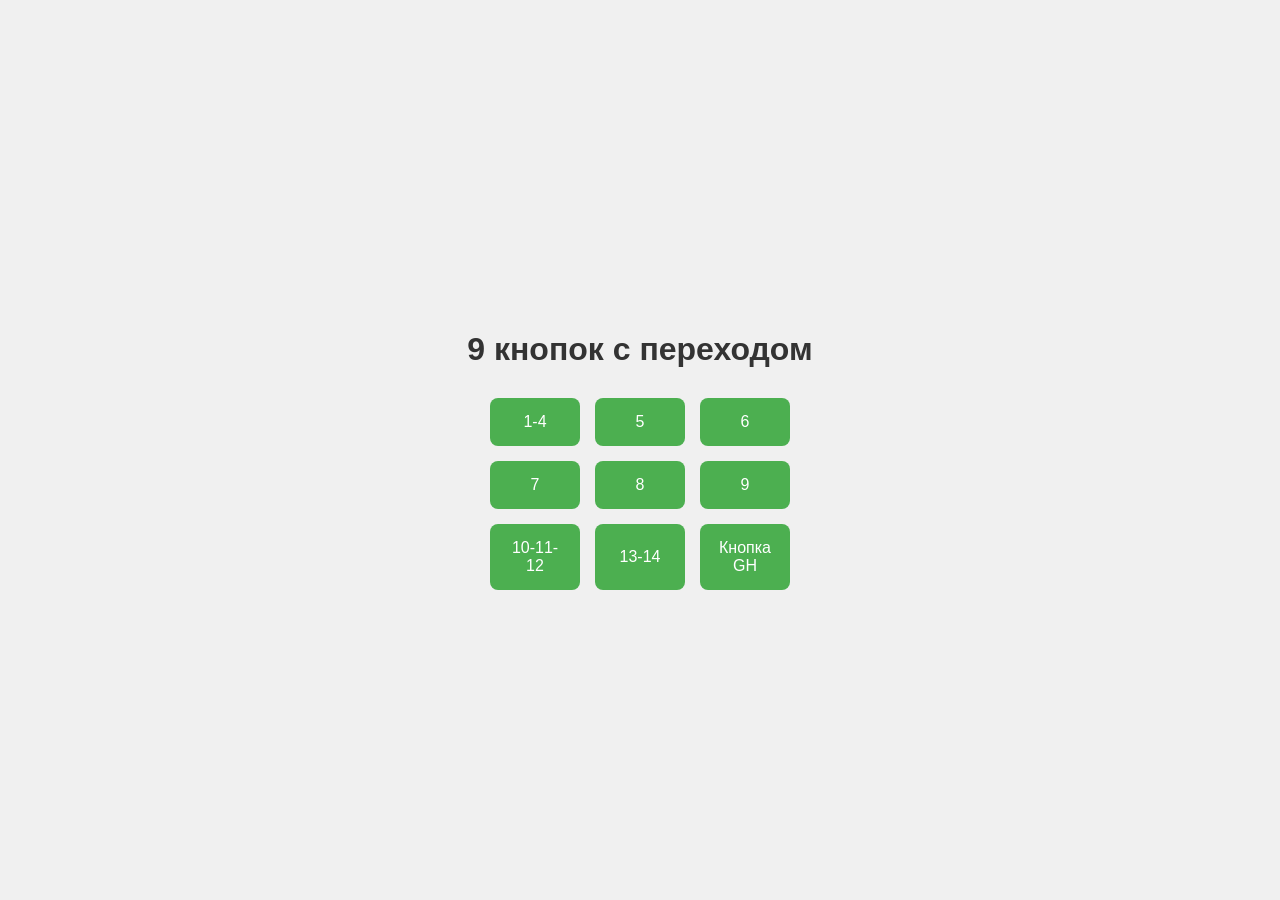
<file: index.html>
<!DOCTYPE html>
<html lang="ru">
<head>
    <meta charset="UTF-8">
    <meta name="viewport" content="width=device-width, initial-scale=1.0">
    <title>9 кнопок с переходом</title>
    <style>
        body {
            font-family: Arial, sans-serif;
            display: flex;
            flex-direction: column;
            align-items: center;
            justify-content: center;
            height: 100vh;
            margin: 0;
            background-color: #f0f0f0;
        }
        
        h1 {
            margin-bottom: 30px;
            color: #333;
        }
        
        .button-container {
            display: grid;
            grid-template-columns: repeat(3, 1fr);
            gap: 15px;
            width: 300px;
        }
        
        button {
            padding: 15px;
            font-size: 16px;
            border: none;
            border-radius: 8px;
            background-color: #4CAF50;
            color: white;
            cursor: pointer;
            transition: background-color 0.3s;
        }
        
        button:hover {
            background-color: #45a049;
        }
    </style>
</head>
<body>
    <h1>9 кнопок с переходом</h1>
    
    <div class="button-container">
        <button onclick="redirectToPage1()">1-4</button>
        <button onclick="redirectToPage5()">5</button>
        <button onclick="redirectToPage6()">6</button>
        <button onclick="redirectToPage7()">7</button>
        <button onclick="redirectToPage8()">8</button>
        <button onclick="redirectToPage9()">9</button>
        <button onclick="redirectToPage10()">10-11-12</button>
        <button onclick="redirectToPage13()">13-14</button>
        <button onclick="redirectToPage()">Кнопка GH</button>
    </div>
    
    <script>
        function redirectToPage1() {
            window.location.href = '1-3/1-3.html';
        }

        function redirectToPage5() {
            window.location.href = 'ЛР 5/LR5.html';
        }

        function redirectToPage6() {
            window.location.href = 'ЛР 6/лр5.html';
        }

        function redirectToPage7() {
            window.location.href = 'ЛР 7/лр65.html';
        }

        function redirectToPage8() {    
            window.location.href = '8/2.html';
        }

        function redirectToPage9() {
            window.location.href = '9/1.html';
        }

        function redirectToPage10() {
            window.location.href = '10-11-12/zad5.html';
        }


        function redirectToPage13() {
            window.location.href = 'ЛР 15/1.html';
        }


         function redirectToPage() {
            window.location.href = 'https://github.com/Timoha768';
        }

    </script>
</body>
</html>
</file>
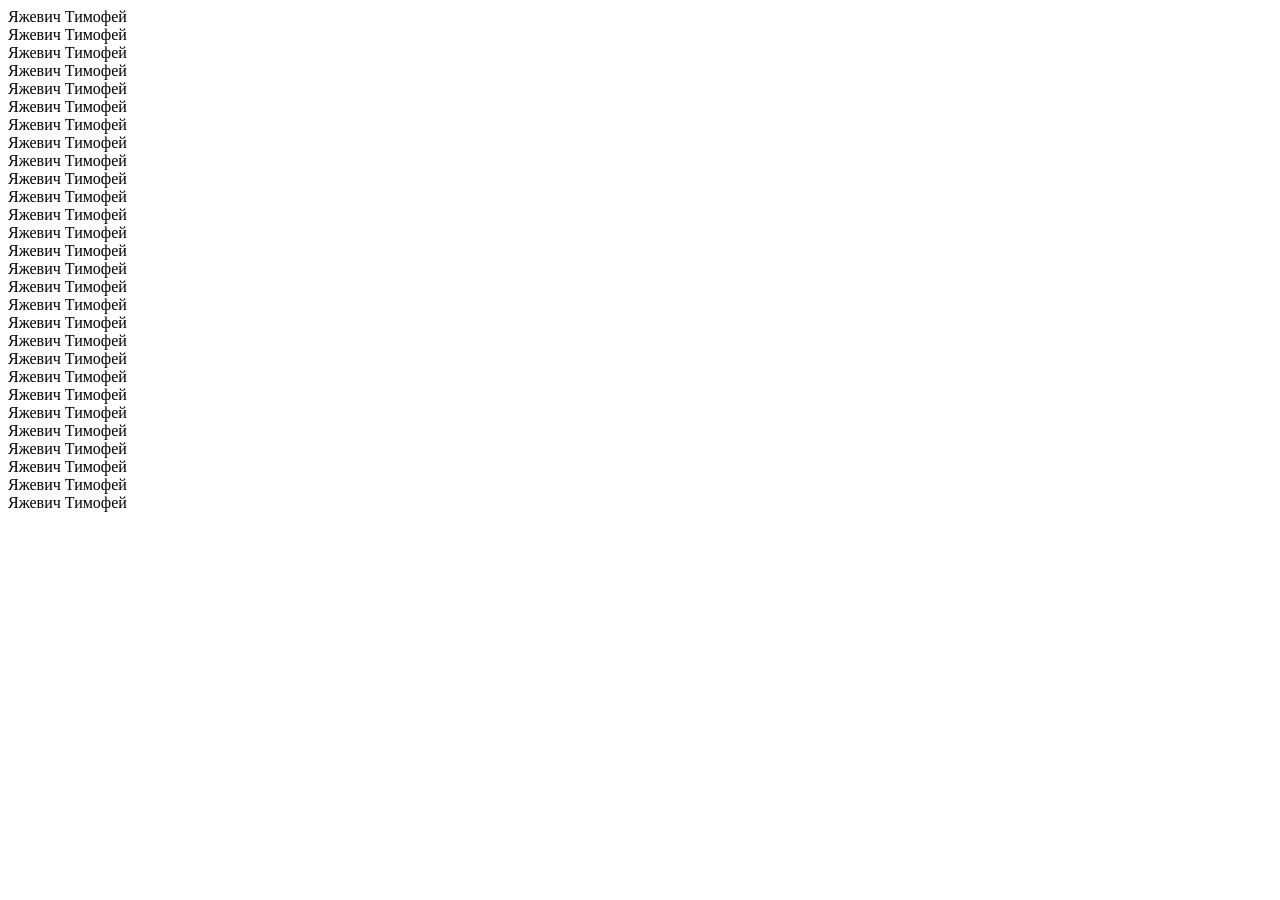
<file: 10-11-12/zad2.html>
<!DOCTYPE html>
<html>
<body>
    <script>
        const n = 23; // номер варианта
        const repetitions = n + 5;
        let i = 0;
        
        do {
            document.write("Яжевич Тимофей<br>");
            i++;
        } while (i < repetitions);
    </script>
</body>
</html>
</file>
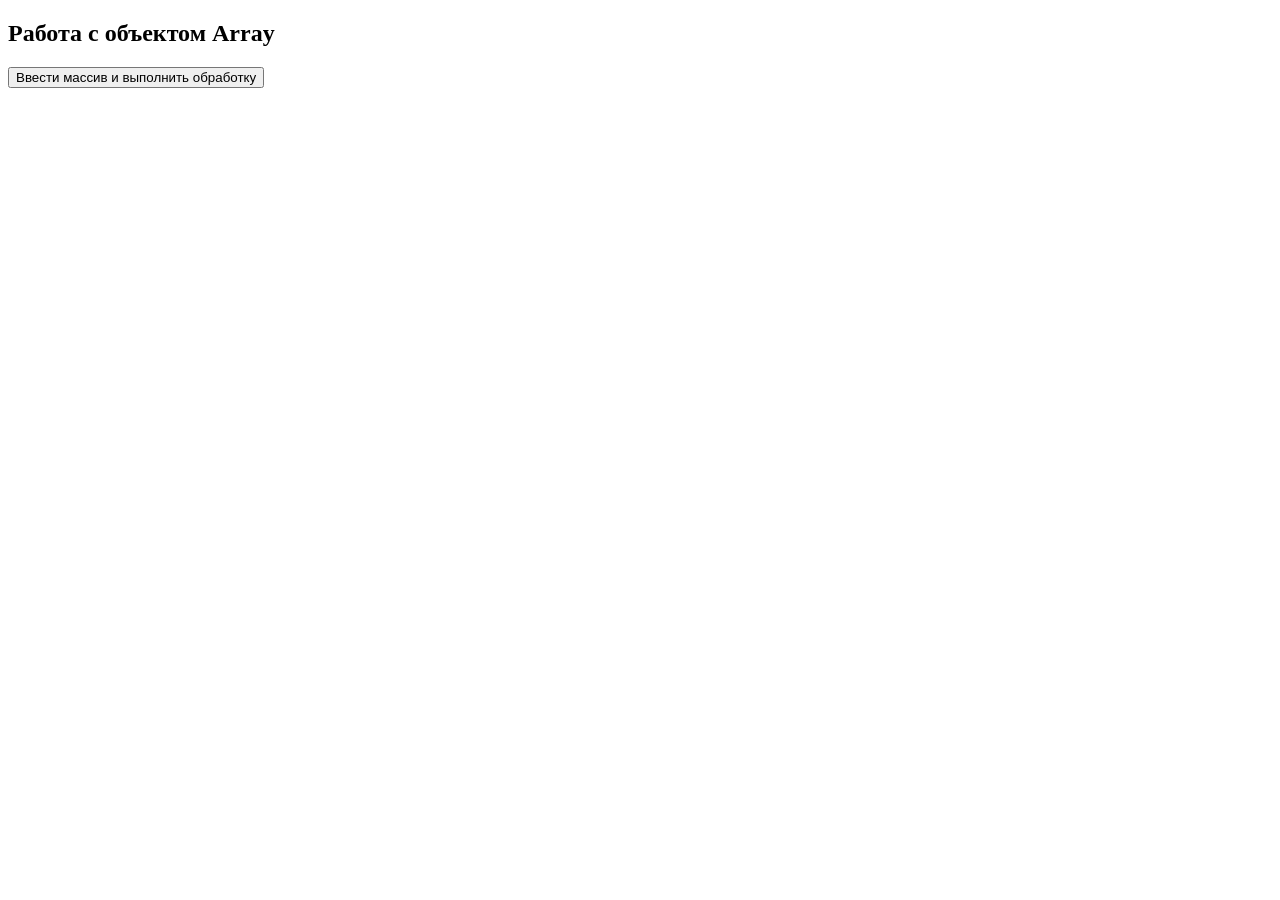
<file: 10-11-12/zad3.html>
<!DOCTYPE html>
<html>
<body>
    <h2>Работа с объектом Array</h2>
    <button onclick="processArray()">Ввести массив и выполнить обработку</button>
    <div id="result"></div>

    <script>
        function processArray() {
            // 1. Получаем массив от пользователя
            const input = prompt("Введите 6 целых чисел через запятую (например: 12, 5, 8, 23, 16, 9):");
            
            // Преобразуем введённую строку в массив чисел
            let arr = input.split(',').map(item => parseInt(item.trim()));
            
            // Проверяем, что введено ровно 6 чисел
            if (arr.length !== 6 || arr.some(isNaN)) {
                alert("Пожалуйста, введите ровно 6 целых чисел через запятую!");
                return;
            }
            
            const originalArr = [...arr]; // Сохраняем копию исходного массива
            
            // 2. Находим сумму четных элементов
            let sumEven = 0;
            for (let num of arr) {
                if (num % 2 === 0) {
                    sumEven += num;
                }
            }
            
            // 3. Находим максимальный элемент и его индекс
            let maxIndex = 0;
            let maxValue = arr[0];
            for (let i = 1; i < arr.length; i++) {
                if (arr[i] > maxValue) {
                    maxValue = arr[i];
                    maxIndex = i;
                }
            }
            
            // 4. Меняем местами последний и максимальный элементы
            const lastIndex = arr.length - 1;
            [arr[maxIndex], arr[lastIndex]] = [arr[lastIndex], arr[maxIndex]];
            
            // 5. Выводим результаты
            document.getElementById('result').innerHTML = `
                <p><strong>Исходный массив:</strong> [${originalArr.join(', ')}]</p>
                <p><strong>Сумма четных элементов:</strong> ${sumEven}</p>
                <p><strong>Максимальный элемент:</strong> ${maxValue}</p>
                <p><strong>Измененный массив:</strong> [${arr.join(', ')}] (последний и максимальный элементы поменялись местами)</p>
            `;
        }
    </script>
</body>
</html>
</file>
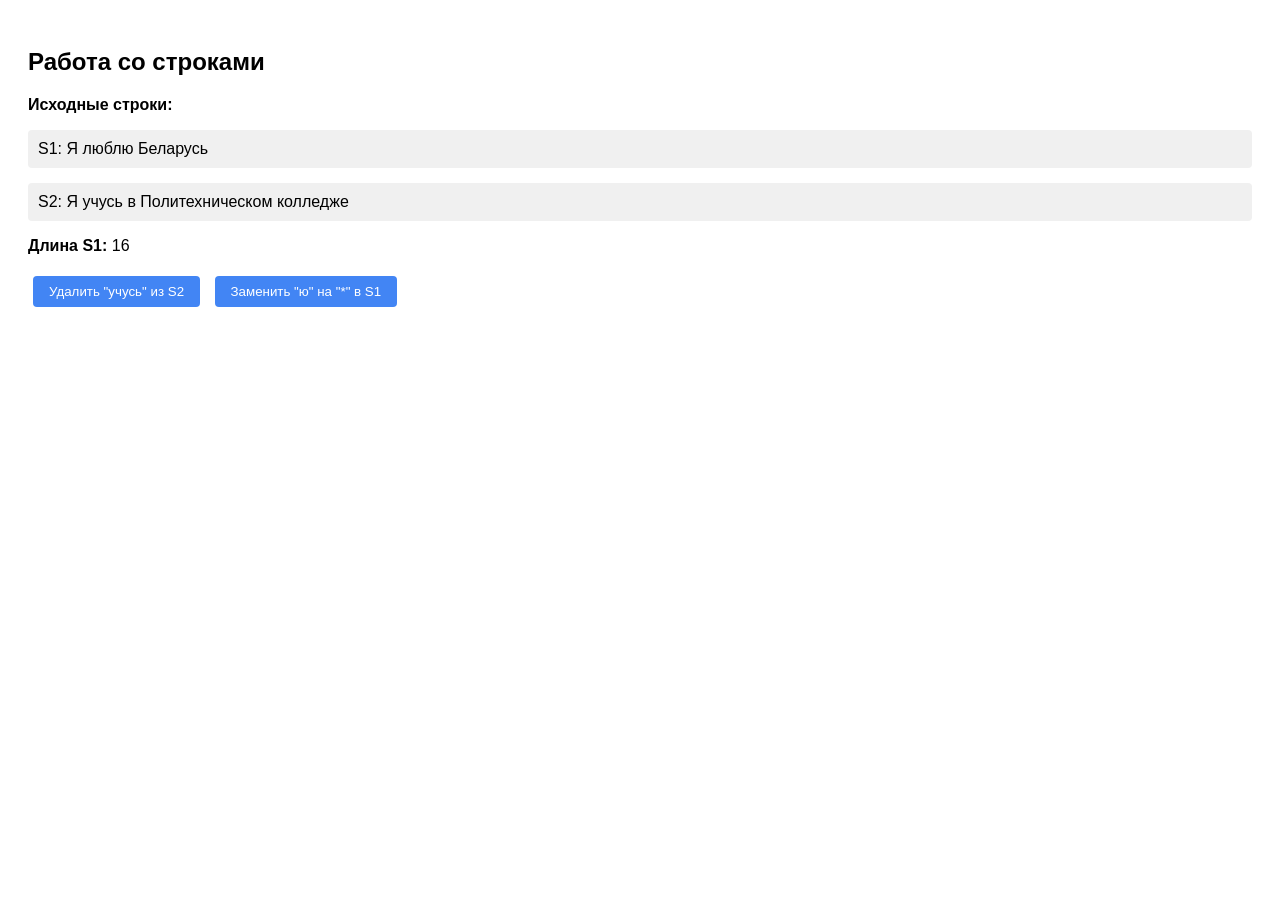
<file: 10-11-12/zad5.html>
<!DOCTYPE html>
<html>
<head>
    <title>Работа со строками</title>
    <style>
        body {
            font-family: Arial, sans-serif;
            padding: 20px;
        }
        button {
            padding: 8px 16px;
            margin: 5px;
            background-color: #4285f4;
            color: white;
            border: none;
            border-radius: 4px;
            cursor: pointer;
        }
        .string-display {
            margin: 15px 0;
            padding: 10px;
            background-color: #f0f0f0;
            border-radius: 4px;
        }
    </style>
</head>
<body>
    <h2>Работа со строками</h2>
    
    <div>
        <p><strong>Исходные строки:</strong></p>
        <div class="string-display" id="s1Display">S1: Я люблю Беларусь</div>
        <div class="string-display" id="s2Display">S2: Я учусь в Политехническом колледже</div>
    </div>
    
    <div>
        <p><strong>Длина S1:</strong> <span id="lengthDisplay"></span></p>
    </div>
    
    <button onclick="removeSubstring()">Удалить "учусь" из S2</button>
    <button onclick="replaceLetters()">Заменить "ю" на "*" в S1</button>

    <script>
        // Исходные строки (используем let вместо const для изменения)
        let S1 = "Я люблю Беларусь";
        let S2 = "Я учусь в Политехническом колледже";
        
        // Отображаем длину S1 при загрузке
        document.getElementById('lengthDisplay').textContent = S1.length;
        
        // Функция для удаления подстроки
        function removeSubstring() {
            S2 = S2.replace("учусь", "");
            document.getElementById('s2Display').textContent = `S2: ${S2}`;
        }
        
        // Функция для замены букв
        function replaceLetters() {
            S1 = S1.replace(/ю/g, "*");
            document.getElementById('s1Display').textContent = `S1: ${S1}`;
        }
    </script>
</body>
</html>
</file>
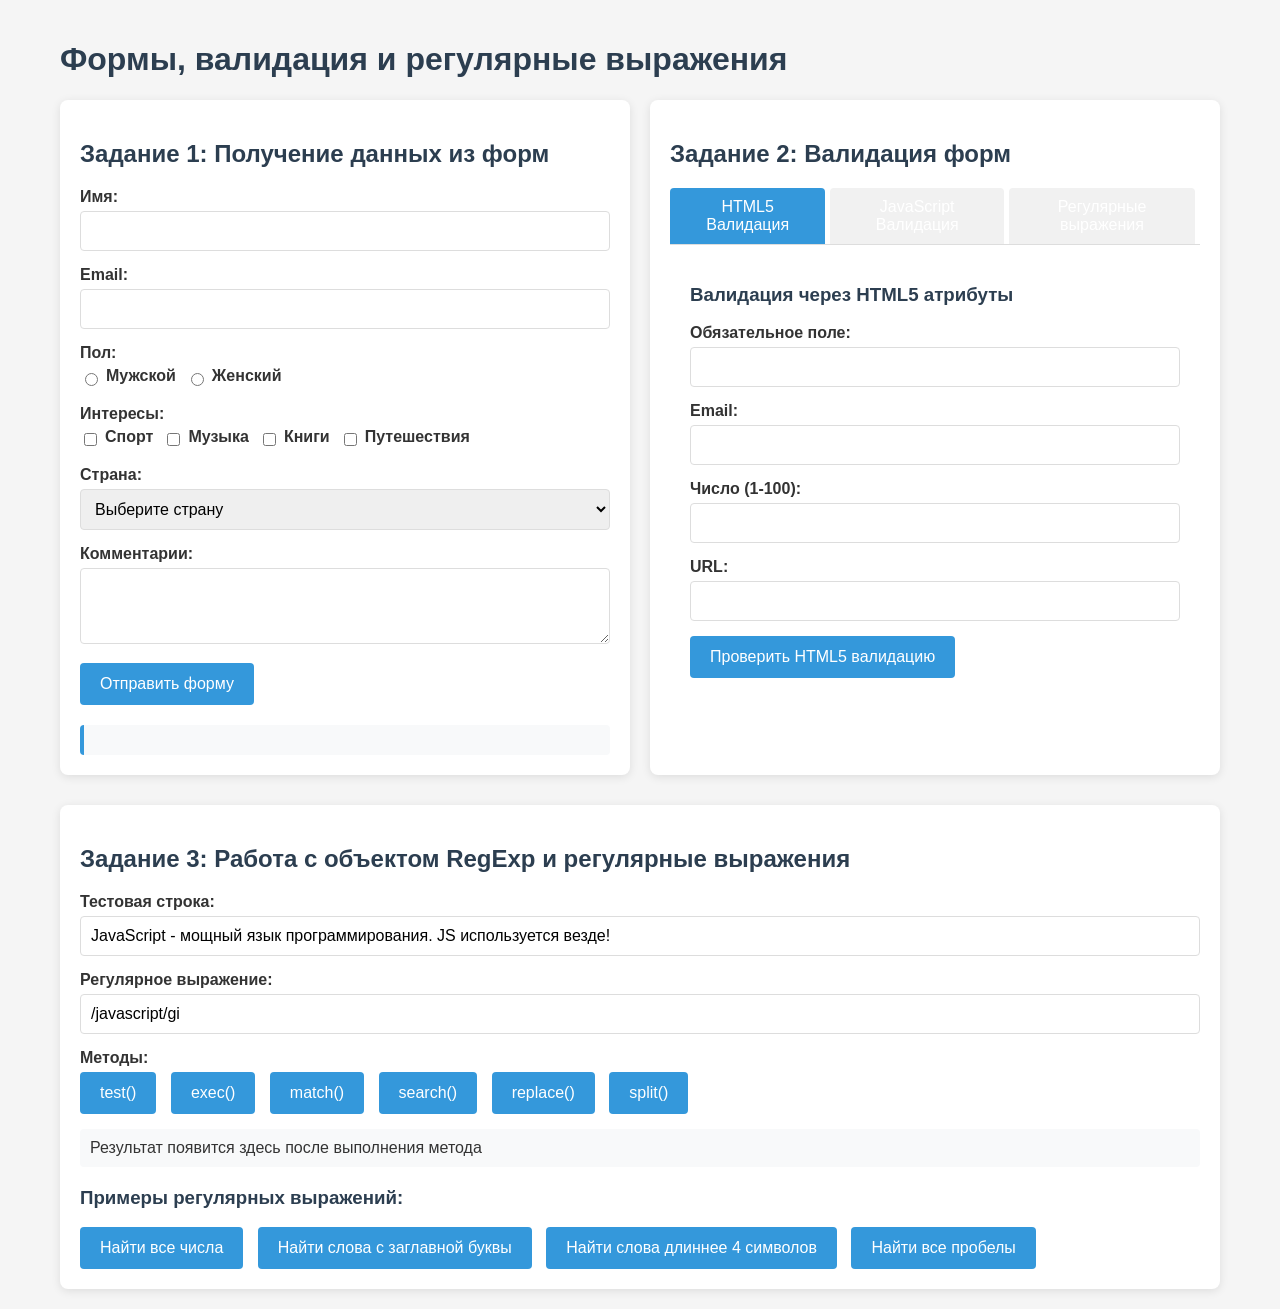
<file: 18/1.html>
<!DOCTYPE html>
<html lang="ru">
<head>
    <meta charset="UTF-8">
    <meta name="viewport" content="width=device-width, initial-scale=1.0">
    <title>Формы, валидация и регулярные выражения</title>
    <style>
        * {
            box-sizing: border-box;
            font-family: 'Segoe UI', Tahoma, Geneva, Verdana, sans-serif;
        }
        body {
            max-width: 1200px;
            margin: 0 auto;
            padding: 20px;
            background-color: #f5f5f5;
            color: #333;
        }
        h1, h2, h3 {
            color: #2c3e50;
        }
        .container {
            display: flex;
            flex-wrap: wrap;
            gap: 20px;
            margin-bottom: 30px;
        }
        .section {
            flex: 1;
            min-width: 300px;
            background: white;
            padding: 20px;
            border-radius: 8px;
            box-shadow: 0 2px 10px rgba(0,0,0,0.1);
        }
        .form-group {
            margin-bottom: 15px;
        }
        label {
            display: block;
            margin-bottom: 5px;
            font-weight: 600;
        }
        input, select, textarea {
            width: 100%;
            padding: 10px;
            border: 1px solid #ddd;
            border-radius: 4px;
            font-size: 16px;
        }
        input:focus, select:focus, textarea:focus {
            border-color: #3498db;
            outline: none;
            box-shadow: 0 0 5px rgba(52, 152, 219, 0.3);
        }
        .checkbox-group, .radio-group {
            display: flex;
            flex-wrap: wrap;
            gap: 10px;
            margin-top: 5px;
        }
        .checkbox-item, .radio-item {
            display: flex;
            align-items: center;
            gap: 5px;
        }
        button {
            background-color: #3498db;
            color: white;
            border: none;
            padding: 12px 20px;
            border-radius: 4px;
            cursor: pointer;
            font-size: 16px;
            transition: background-color 0.3s;
            margin-right: 10px;
        }
        button:hover {
            background-color: #2980b9;
        }
        .error {
            color: #e74c3c;
            font-size: 14px;
            margin-top: 5px;
        }
        .success {
            color: #27ae60;
            font-size: 14px;
            margin-top: 5px;
        }
        .output {
            margin-top: 20px;
            padding: 15px;
            background-color: #f8f9fa;
            border-radius: 4px;
            border-left: 4px solid #3498db;
        }
        .regex-test {
            margin-top: 20px;
        }
        .regex-result {
            margin-top: 10px;
            padding: 10px;
            background-color: #f8f9fa;
            border-radius: 4px;
        }
        .tab-container {
            margin-top: 20px;
        }
        .tab-buttons {
            display: flex;
            border-bottom: 1px solid #ddd;
        }
        .tab-button {
            padding: 10px 20px;
            background: #f1f1f1;
            border: none;
            cursor: pointer;
            border-radius: 4px 4px 0 0;
            margin-right: 5px;
        }
        .tab-button.active {
            background: #3498db;
            color: white;
        }
        .tab-content {
            display: none;
            padding: 20px;
            background: white;
            border-radius: 0 0 4px 4px;
        }
        .tab-content.active {
            display: block;
        }
    </style>
</head>
<body>
    <h1>Формы, валидация и регулярные выражения</h1>
    
    <div class="container">
        <!-- Задание 1: Получение данных из форм -->
        <div class="section">
            <h2>Задание 1: Получение данных из форм</h2>
            <form id="userForm">
                <div class="form-group">
                    <label for="name">Имя:</label>
                    <input type="text" id="name" name="name" required>
                </div>
                
                <div class="form-group">
                    <label for="email">Email:</label>
                    <input type="email" id="email" name="email" required>
                </div>
                
                <div class="form-group">
                    <label>Пол:</label>
                    <div class="radio-group">
                        <div class="radio-item">
                            <input type="radio" id="male" name="gender" value="male">
                            <label for="male">Мужской</label>
                        </div>
                        <div class="radio-item">
                            <input type="radio" id="female" name="gender" value="female">
                            <label for="female">Женский</label>
                        </div>
                    </div>
                </div>
                
                <div class="form-group">
                    <label>Интересы:</label>
                    <div class="checkbox-group">
                        <div class="checkbox-item">
                            <input type="checkbox" id="sports" name="interests" value="sports">
                            <label for="sports">Спорт</label>
                        </div>
                        <div class="checkbox-item">
                            <input type="checkbox" id="music" name="interests" value="music">
                            <label for="music">Музыка</label>
                        </div>
                        <div class="checkbox-item">
                            <input type="checkbox" id="books" name="interests" value="books">
                            <label for="books">Книги</label>
                        </div>
                        <div class="checkbox-item">
                            <input type="checkbox" id="travel" name="interests" value="travel">
                            <label for="travel">Путешествия</label>
                        </div>
                    </div>
                </div>
                
                <div class="form-group">
                    <label for="country">Страна:</label>
                    <select id="country" name="country">
                        <option value="">Выберите страну</option>
                        <option value="ru">Россия</option>
                        <option value="us">США</option>
                        <option value="de">Германия</option>
                        <option value="fr">Франция</option>
                    </select>
                </div>
                
                <div class="form-group">
                    <label for="comments">Комментарии:</label>
                    <textarea id="comments" name="comments" rows="3"></textarea>
                </div>
                
                <button type="button" id="submitForm">Отправить форму</button>
            </form>
            
            <div class="output" id="formOutput"></div>
        </div>
        
        <!-- Задание 2: Валидация форм -->
        <div class="section">
            <h2>Задание 2: Валидация форм</h2>
            
            <div class="tab-container">
                <div class="tab-buttons">
                    <button class="tab-button active" data-tab="html5">HTML5 Валидация</button>
                    <button class="tab-button" data-tab="js">JavaScript Валидация</button>
                    <button class="tab-button" data-tab="regex">Регулярные выражения</button>
                </div>
                
                <div class="tab-content active" id="html5-tab">
                    <h3>Валидация через HTML5 атрибуты</h3>
                    <form id="html5Form">
                        <div class="form-group">
                            <label for="requiredField">Обязательное поле:</label>
                            <input type="text" id="requiredField" required>
                            <div class="error" id="requiredError"></div>
                        </div>
                        
                        <div class="form-group">
                            <label for="emailField">Email:</label>
                            <input type="email" id="emailField" required>
                            <div class="error" id="emailError"></div>
                        </div>
                        
                        <div class="form-group">
                            <label for="numberField">Число (1-100):</label>
                            <input type="number" id="numberField" min="1" max="100" required>
                            <div class="error" id="numberError"></div>
                        </div>
                        
                        <div class="form-group">
                            <label for="urlField">URL:</label>
                            <input type="url" id="urlField" required>
                            <div class="error" id="urlError"></div>
                        </div>
                        
                        <button type="submit">Проверить HTML5 валидацию</button>
                    </form>
                </div>
                
                <div class="tab-content" id="js-tab">
                    <h3>Валидация через JavaScript</h3>
                    <form id="jsForm">
                        <div class="form-group">
                            <label for="jsName">Имя (только буквы):</label>
                            <input type="text" id="jsName">
                            <div class="error" id="jsNameError"></div>
                        </div>
                        
                        <div class="form-group">
                            <label for="jsPhone">Телефон (формат: +7(XXX)XXX-XX-XX):</label>
                            <input type="text" id="jsPhone" placeholder="+7(999)999-99-99">
                            <div class="error" id="jsPhoneError"></div>
                        </div>
                        
                        <div class="form-group">
                            <label for="jsPassword">Пароль (мин. 8 символов, цифры и буквы):</label>
                            <input type="password" id="jsPassword">
                            <div class="error" id="jsPasswordError"></div>
                        </div>
                        
                        <div class="form-group">
                            <label for="jsConfirmPassword">Подтверждение пароля:</label>
                            <input type="password" id="jsConfirmPassword">
                            <div class="error" id="jsConfirmPasswordError"></div>
                        </div>
                        
                        <button type="button" id="validateJS">Проверить JS валидацию</button>
                    </form>
                </div>
                
                <div class="tab-content" id="regex-tab">
                    <h3>Валидация с регулярными выражениями</h3>
                    <form id="regexForm">
                        <div class="form-group">
                            <label for="regexEmail">Email (регулярное выражение):</label>
                            <input type="text" id="regexEmail">
                            <div class="error" id="regexEmailError"></div>
                        </div>
                        
                        <div class="form-group">
                            <label for="regexDate">Дата (формат: ДД.ММ.ГГГГ):</label>
                            <input type="text" id="regexDate" placeholder="31.12.2023">
                            <div class="error" id="regexDateError"></div>
                        </div>
                        
                        <div class="form-group">
                            <label for="regexIP">IP-адрес:</label>
                            <input type="text" id="regexIP" placeholder="192.168.1.1">
                            <div class="error" id="regexIPError"></div>
                        </div>
                        
                        <button type="button" id="validateRegex">Проверить RegEx валидацию</button>
                    </form>
                </div>
            </div>
        </div>
    </div>
    
    <!-- Задание 3: Работа с регулярными выражениями -->
    <div class="section">
        <h2>Задание 3: Работа с объектом RegExp и регулярные выражения</h2>
        
        <div class="form-group">
            <label for="testString">Тестовая строка:</label>
            <input type="text" id="testString" value="JavaScript - мощный язык программирования. JS используется везде!">
        </div>
        
        <div class="form-group">
            <label for="regexPattern">Регулярное выражение:</label>
            <input type="text" id="regexPattern" value="/javascript/gi">
        </div>
        
        <div class="form-group">
            <label>Методы:</label>
            <div>
                <button id="testMethod">test()</button>
                <button id="execMethod">exec()</button>
                <button id="matchMethod">match()</button>
                <button id="searchMethod">search()</button>
                <button id="replaceMethod">replace()</button>
                <button id="splitMethod">split()</button>
            </div>
        </div>
        
        <div class="regex-result" id="regexResult">
            Результат появится здесь после выполнения метода
        </div>
        
        <div class="regex-test">
            <h3>Примеры регулярных выражений:</h3>
            <div>
                <button class="example-regex" data-pattern="/\d+/g">Найти все числа</button>
                <button class="example-regex" data-pattern="/[A-Z][a-z]+/g">Найти слова с заглавной буквы</button>
                <button class="example-regex" data-pattern="/\b\w{4,}\b/g">Найти слова длиннее 4 символов</button>
                <button class="example-regex" data-pattern="/\s+/g">Найти все пробелы</button>
            </div>
        </div>
    </div>

    <script>
        // Задание 1: Получение данных из форм
        document.getElementById('submitForm').addEventListener('click', function() {
            const form = document.getElementById('userForm');
            const formData = new FormData(form);
            
            let output = '<h3>Данные формы:</h3>';
            output += `<p><strong>Имя:</strong> ${formData.get('name') || 'Не указано'}</p>`;
            output += `<p><strong>Email:</strong> ${formData.get('email') || 'Не указан'}</p>`;
            output += `<p><strong>Пол:</strong> ${formData.get('gender') || 'Не указан'}</p>`;
            
            const interests = formData.getAll('interests');
            output += `<p><strong>Интересы:</strong> ${interests.length > 0 ? interests.join(', ') : 'Не указаны'}</p>`;
            
            output += `<p><strong>Страна:</strong> ${formData.get('country') || 'Не указана'}</p>`;
            output += `<p><strong>Комментарии:</strong> ${formData.get('comments') || 'Нет комментариев'}</p>`;
            
            document.getElementById('formOutput').innerHTML = output;
        });
        
        // Задание 2: Валидация форм
        
        // Переключение вкладок
        document.querySelectorAll('.tab-button').forEach(button => {
            button.addEventListener('click', function() {
                // Убираем активный класс у всех кнопок и контента
                document.querySelectorAll('.tab-button').forEach(btn => btn.classList.remove('active'));
                document.querySelectorAll('.tab-content').forEach(content => content.classList.remove('active'));
                
                // Добавляем активный класс текущей кнопке
                this.classList.add('active');
                
                // Показываем соответствующий контент
                const tabId = this.getAttribute('data-tab') + '-tab';
                document.getElementById(tabId).classList.add('active');
            });
        });
        
        // HTML5 Валидация
        document.getElementById('html5Form').addEventListener('submit', function(e) {
            e.preventDefault();
            clearErrors('html5');
            
            let isValid = true;
            
            // Проверка обязательного поля
            const requiredField = document.getElementById('requiredField');
            if (!requiredField.value.trim()) {
                showError('requiredError', 'Это поле обязательно для заполнения');
                isValid = false;
            }
            
            // Проверка email
            const emailField = document.getElementById('emailField');
            if (!emailField.checkValidity()) {
                showError('emailError', 'Введите корректный email адрес');
                isValid = false;
            }
            
            // Проверка числа
            const numberField = document.getElementById('numberField');
            if (!numberField.checkValidity()) {
                showError('numberError', 'Введите число от 1 до 100');
                isValid = false;
            }
            
            // Проверка URL
            const urlField = document.getElementById('urlField');
            if (!urlField.checkValidity()) {
                showError('urlError', 'Введите корректный URL');
                isValid = false;
            }
            
            if (isValid) {
                alert('HTML5 валидация пройдена успешно!');
            }
        });
        
        // JavaScript Валидация
        document.getElementById('validateJS').addEventListener('click', function() {
            clearErrors('js');
            
            let isValid = true;
            
            // Проверка имени (только буквы)
            const nameField = document.getElementById('jsName');
            const nameRegex = /^[A-Za-zА-Яа-яЁё\s]+$/;
            if (!nameRegex.test(nameField.value)) {
                showError('jsNameError', 'Имя должно содержать только буквы');
                isValid = false;
            }
            
            // Проверка телефона
            const phoneField = document.getElementById('jsPhone');
            const phoneRegex = /^\+7\(\d{3}\)\d{3}-\d{2}-\d{2}$/;
            if (!phoneRegex.test(phoneField.value)) {
                showError('jsPhoneError', 'Телефон должен быть в формате +7(XXX)XXX-XX-XX');
                isValid = false;
            }
            
            // Проверка пароля
            const passwordField = document.getElementById('jsPassword');
            const passwordRegex = /^(?=.*[A-Za-z])(?=.*\d)[A-Za-z\d]{8,}$/;
            if (!passwordRegex.test(passwordField.value)) {
                showError('jsPasswordError', 'Пароль должен содержать минимум 8 символов, включая буквы и цифры');
                isValid = false;
            }
            
            // Проверка подтверждения пароля
            const confirmPasswordField = document.getElementById('jsConfirmPassword');
            if (passwordField.value !== confirmPasswordField.value) {
                showError('jsConfirmPasswordError', 'Пароли не совпадают');
                isValid = false;
            }
            
            if (isValid) {
                alert('JavaScript валидация пройдена успешно!');
            }
        });
        
        // Валидация с регулярными выражениями
        document.getElementById('validateRegex').addEventListener('click', function() {
            clearErrors('regex');
            
            let isValid = true;
            
            // Проверка email с регулярным выражением
            const emailField = document.getElementById('regexEmail');
            const emailRegex = /^[^\s@]+@[^\s@]+\.[^\s@]+$/;
            if (!emailRegex.test(emailField.value)) {
                showError('regexEmailError', 'Введите корректный email адрес');
                isValid = false;
            }
            
            // Проверка даты
            const dateField = document.getElementById('regexDate');
            const dateRegex = /^(0[1-9]|[12][0-9]|3[01])\.(0[1-9]|1[0-2])\.\d{4}$/;
            if (!dateRegex.test(dateField.value)) {
                showError('regexDateError', 'Дата должна быть в формате ДД.ММ.ГГГГ');
                isValid = false;
            }
            
            // Проверка IP-адреса
            const ipField = document.getElementById('regexIP');
            const ipRegex = /^((25[0-5]|2[0-4][0-9]|[01]?[0-9][0-9]?)\.){3}(25[0-5]|2[0-4][0-9]|[01]?[0-9][0-9]?)$/;
            if (!ipRegex.test(ipField.value)) {
                showError('regexIPError', 'Введите корректный IP-адрес');
                isValid = false;
            }
            
            if (isValid) {
                alert('Валидация с регулярными выражениями пройдена успешно!');
            }
        });
        
        // Задание 3: Работа с регулярными выражениями
        
        // Обработчики для методов RegExp и String
        document.getElementById('testMethod').addEventListener('click', function() {
            executeRegexMethod('test');
        });
        
        document.getElementById('execMethod').addEventListener('click', function() {
            executeRegexMethod('exec');
        });
        
        document.getElementById('matchMethod').addEventListener('click', function() {
            executeRegexMethod('match');
        });
        
        document.getElementById('searchMethod').addEventListener('click', function() {
            executeRegexMethod('search');
        });
        
        document.getElementById('replaceMethod').addEventListener('click', function() {
            executeRegexMethod('replace');
        });
        
        document.getElementById('splitMethod').addEventListener('click', function() {
            executeRegexMethod('split');
        });
        
        // Примеры регулярных выражений
        document.querySelectorAll('.example-regex').forEach(button => {
            button.addEventListener('click', function() {
                document.getElementById('regexPattern').value = this.getAttribute('data-pattern');
            });
        });
        
        // Функция выполнения методов RegExp и String
        function executeRegexMethod(method) {
            const testString = document.getElementById('testString').value;
            const patternInput = document.getElementById('regexPattern').value;
            const resultElement = document.getElementById('regexResult');
            
            try {
                let result;
                
                // Парсинг регулярного выражения из строки
                const regexMatch = patternInput.match(/^\/(.*)\/([gimy]*)$/);
                if (!regexMatch) {
                    throw new Error('Неверный формат регулярного выражения. Используйте формат /pattern/flags');
                }
                
                const pattern = regexMatch[1];
                const flags = regexMatch[2];
                const regex = new RegExp(pattern, flags);
                
                switch(method) {
                    case 'test':
                        result = regex.test(testString);
                        resultElement.innerHTML = `<strong>Результат test():</strong> ${result}`;
                        break;
                        
                    case 'exec':
                        let execResult = [];
                        let match;
                        while ((match = regex.exec(testString)) !== null) {
                            execResult.push(`Найдено: "${match[0]}" на позиции ${match.index}`);
                        }
                        result = execResult.length > 0 ? execResult.join('<br>') : 'Совпадений не найдено';
                        resultElement.innerHTML = `<strong>Результат exec():</strong><br>${result}`;
                        break;
                        
                    case 'match':
                        result = testString.match(regex);
                        resultElement.innerHTML = `<strong>Результат match():</strong> ${result ? JSON.stringify(result) : 'null'}`;
                        break;
                        
                    case 'search':
                        result = testString.search(regex);
                        resultElement.innerHTML = `<strong>Результат search():</strong> ${result !== -1 ? `Найдено на позиции ${result}` : 'Не найдено'}`;
                        break;
                        
                    case 'replace':
                        result = testString.replace(regex, '<mark>$&</mark>');
                        resultElement.innerHTML = `<strong>Результат replace():</strong> ${result}`;
                        break;
                        
                    case 'split':
                        result = testString.split(regex);
                        resultElement.innerHTML = `<strong>Результат split():</strong> ${JSON.stringify(result)}`;
                        break;
                }
            } catch (error) {
                resultElement.innerHTML = `<strong>Ошибка:</strong> ${error.message}`;
            }
        }
        
        // Вспомогательные функции
        function showError(elementId, message) {
            document.getElementById(elementId).textContent = message;
        }
        
        function clearErrors(prefix) {
            const errorElements = document.querySelectorAll(`.error`);
            errorElements.forEach(element => {
                element.textContent = '';
            });
        }
    </script>
</body>
</html>
</file>
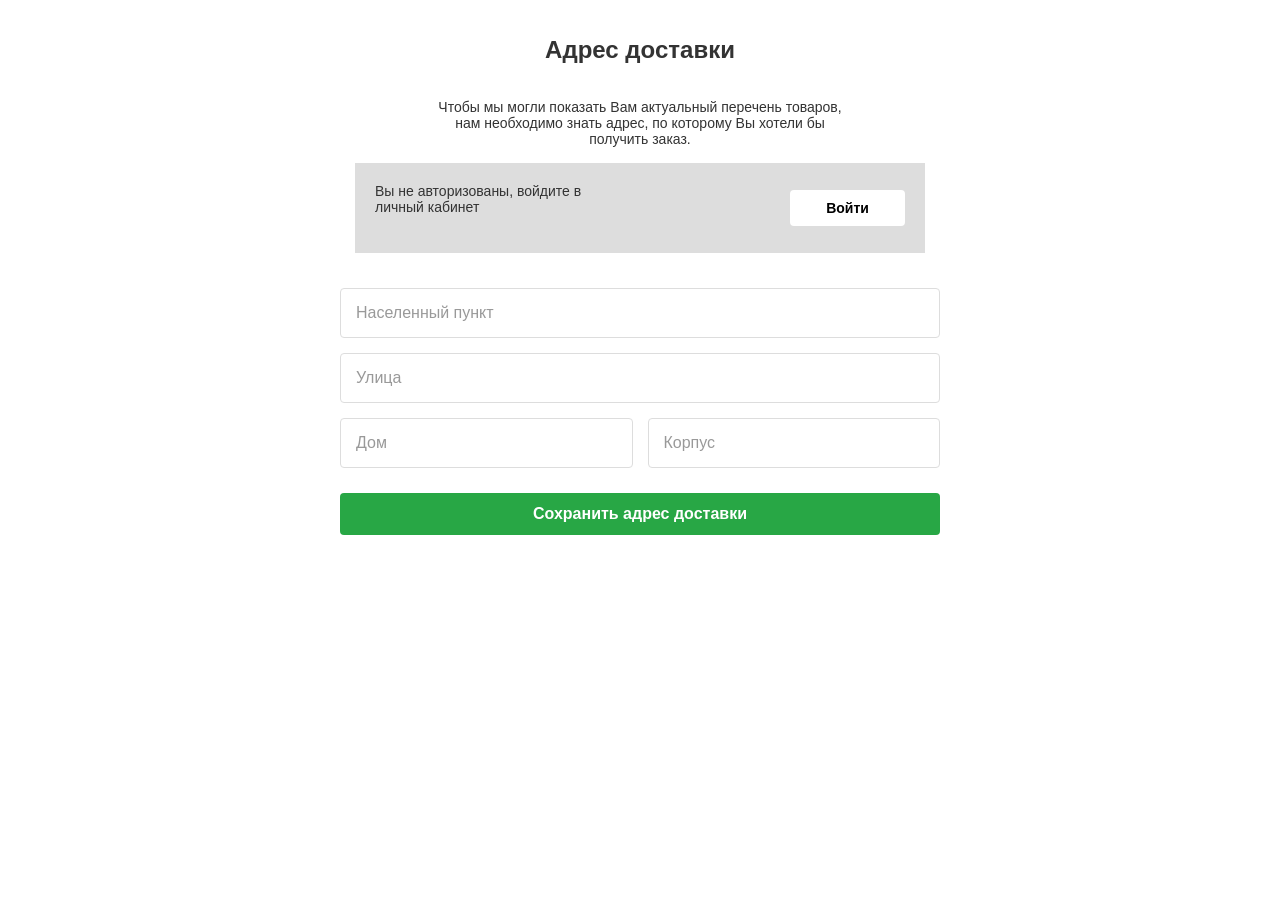
<file: 8/1.html>
<!DOCTYPE html>
<html lang="ru">
<head>
    <meta charset="UTF-8">
    <meta name="viewport" content="width=device-width, initial-scale=1.0">
    <title>Адрес доставки</title>
    <style>
        body {
            font-family: Arial, sans-serif;
            max-width: 600px;
            margin: 0 auto;
            padding: 20px;
            color: #333;
        }
        
        h1 {
            font-size: 24px;
            margin-bottom: 20px;
            font-weight: bold;
            text-align: center;
        }
        
        .auth-notice {
            background-color: #ffffff;
            padding: 15px;
            margin-bottom: 20px;
            border-radius: 4px;
            font-size: 14px;
            text-align: center;
        }

        .auth-box {
            background-color: #ddd;
            text-align: left;
            height: 50px;
            padding: 20px;
            position: relative;
        }
        
        .login-btn {
            display: inline-block;
            background-color: #ffffff;
            color: #000000;
            padding: 10px 20px;
            text-decoration: none;
            border-radius: 4px;
            font-weight: bold;
            position: absolute;
            right: 20px;
            top: 50%;
            transform: translateY(-50%);
            width: 75px;
            text-align: center;
        }
        
        .form-group {
            margin-bottom: 15px;
        }
        
        input[type="text"] {
            width: 100%;
            padding: 15px;
            border: 1px solid #ddd;
            border-radius: 4px;
            box-sizing: border-box;
            font-size: 16px;
        }
        
        input::placeholder {
            color: #999;
        }
        
        .house-group {
            display: flex;
            gap: 15px;
        }
        
        .house-group .form-group {
            flex: 1;
        }
        
        .save-btn {
            background-color: #28a745;
            color: white;
            border: none;
            padding: 12px 20px;
            font-size: 16px;
            border-radius: 4px;
            cursor: pointer;
            width: 100%;
            margin-top: 10px;
            font-weight: bold;
        }
    </style>
</head>
<body>
    <h1>Адрес доставки</h1>
    
    <div class="auth-notice">
        Чтобы мы могли показать Вам актуальный перечень товаров,<br>
        нам необходимо знать адрес, по которому Вы хотели бы<br>
        получить заказ.<br><br>
        <div class="auth-box">
            Вы не авторизованы, войдите в<br>
            личный кабинет
            <a href="#" class="login-btn">Войти</a>
        </div>
    </div>
    
    <form>
        <div class="form-group">
            <input type="text" id="city" name="city" placeholder="Населенный пункт" required>
        </div>
        
        <div class="form-group">
            <input type="text" id="street" name="street" placeholder="Улица" required>
        </div>
        
        <div class="house-group">
            <div class="form-group">
                <input type="text" id="house" name="house" placeholder="Дом" required>
            </div>
            
            <div class="form-group">
                <input type="text" id="building" name="building" placeholder="Корпус">
            </div>
        </div>
        
        <button type="submit" class="save-btn">Сохранить адрес доставки</button>
    </form>
</body>
</html>
</file>
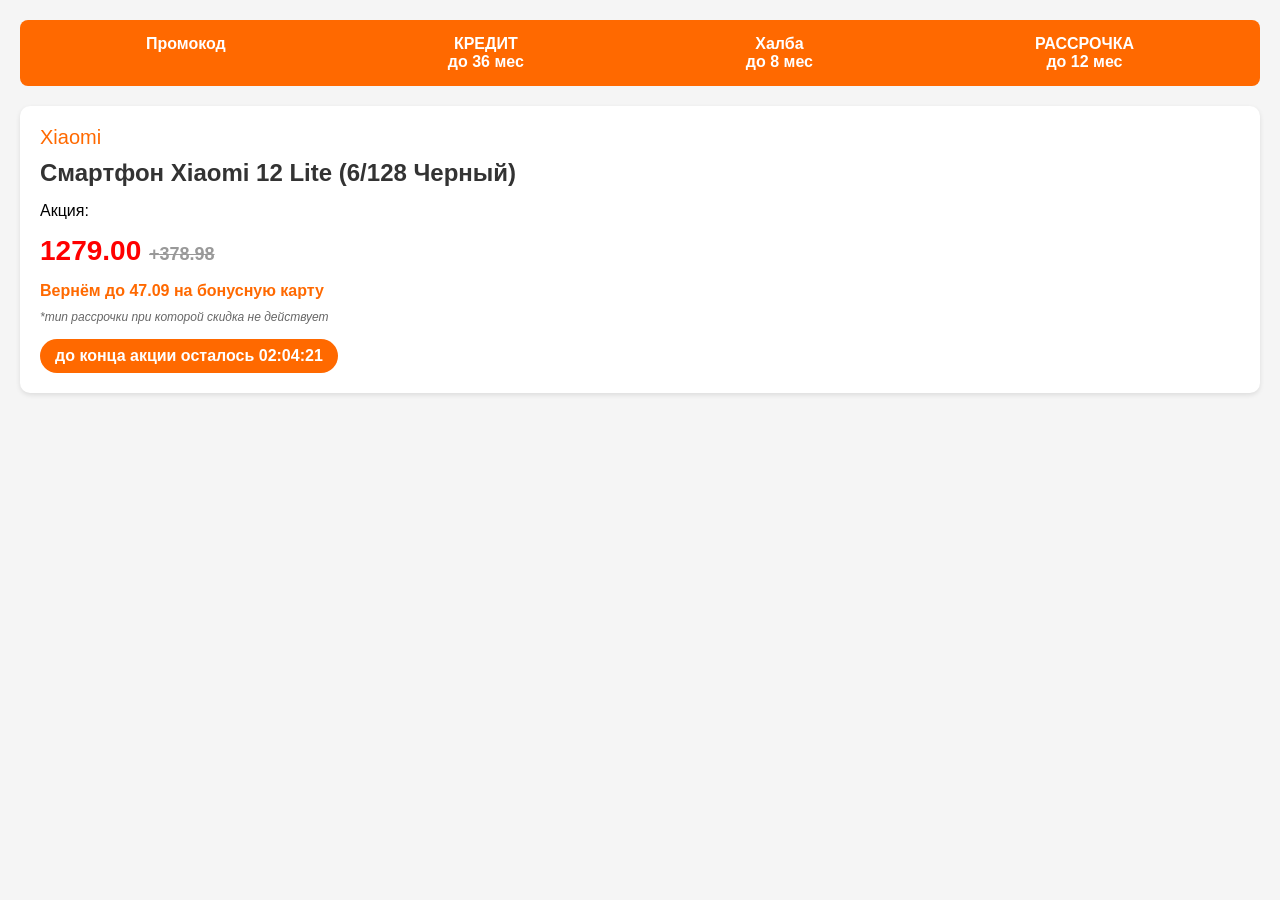
<file: 8/2.html>
<!DOCTYPE html>
<html lang="ru">
<head>
    <meta charset="UTF-8">
    <meta name="viewport" content="width=device-width, initial-scale=1.0">
    <title>Акция - Xiaomi 12 Lite</title>
    <style>
        body {
            font-family: Arial, sans-serif;
            margin: 0;
            padding: 20px;
            background-color: #f5f5f5;
        }
        .promo-banner {
            display: flex;
            justify-content: space-around;
            background-color: #ff6900;
            color: white;
            padding: 15px;
            border-radius: 8px;
            margin-bottom: 20px;
            font-weight: bold;
        }
        .promo-option {
            text-align: center;
        }
        .product-card {
            background-color: white;
            border-radius: 10px;
            padding: 20px;
            box-shadow: 0 2px 5px rgba(0,0,0,0.1);
        }
        .product-title {
            font-size: 24px;
            font-weight: bold;
            margin-bottom: 15px;
            color: #333;
        }
        .brand {
            font-size: 20px;
            color: #ff6900;
            margin-bottom: 10px;
        }
        .price {
            font-size: 28px;
            font-weight: bold;
            color: #ff0000;
            margin: 15px 0;
        }
        .old-price {
            text-decoration: line-through;
            color: #999;
            font-size: 18px;
        }
        .bonus {
            color: #ff6900;
            font-weight: bold;
            margin: 10px 0;
        }
        .disclaimer {
            font-size: 12px;
            color: #666;
            font-style: italic;
        }
        .timer {
            background-color: #ff6900;
            color: white;
            padding: 8px 15px;
            border-radius: 20px;
            display: inline-block;
            font-weight: bold;
            margin-top: 15px;
        }
    </style>
</head>
<body>
    <div class="promo-banner">
        <div class="promo-option">Промокод</div>
        <div class="promo-option">КРЕДИТ<br>до 36 мес</div>
        <div class="promo-option">Халба<br>до 8 мес</div>
        <div class="promo-option">РАССРОЧКА<br>до 12 мес</div>
    </div>

    <div class="product-card">
        <div class="brand">Xiaomi</div>
        <div class="product-title">Смартфон Xiaomi 12 Lite (6/128 Черный)</div>
        
        <div>Акция:</div>
        <div class="price">1279.00 <span class="old-price">+378.98</span></div>
        
        <div class="bonus">Вернём до 47.09 на бонусную карту</div>
        <div class="disclaimer">*тип рассрочки при которой скидка не действует</div>
        
        <div class="timer">до конца акции осталось 02:04:21</div>
    </div>
</body>
</html>
</file>
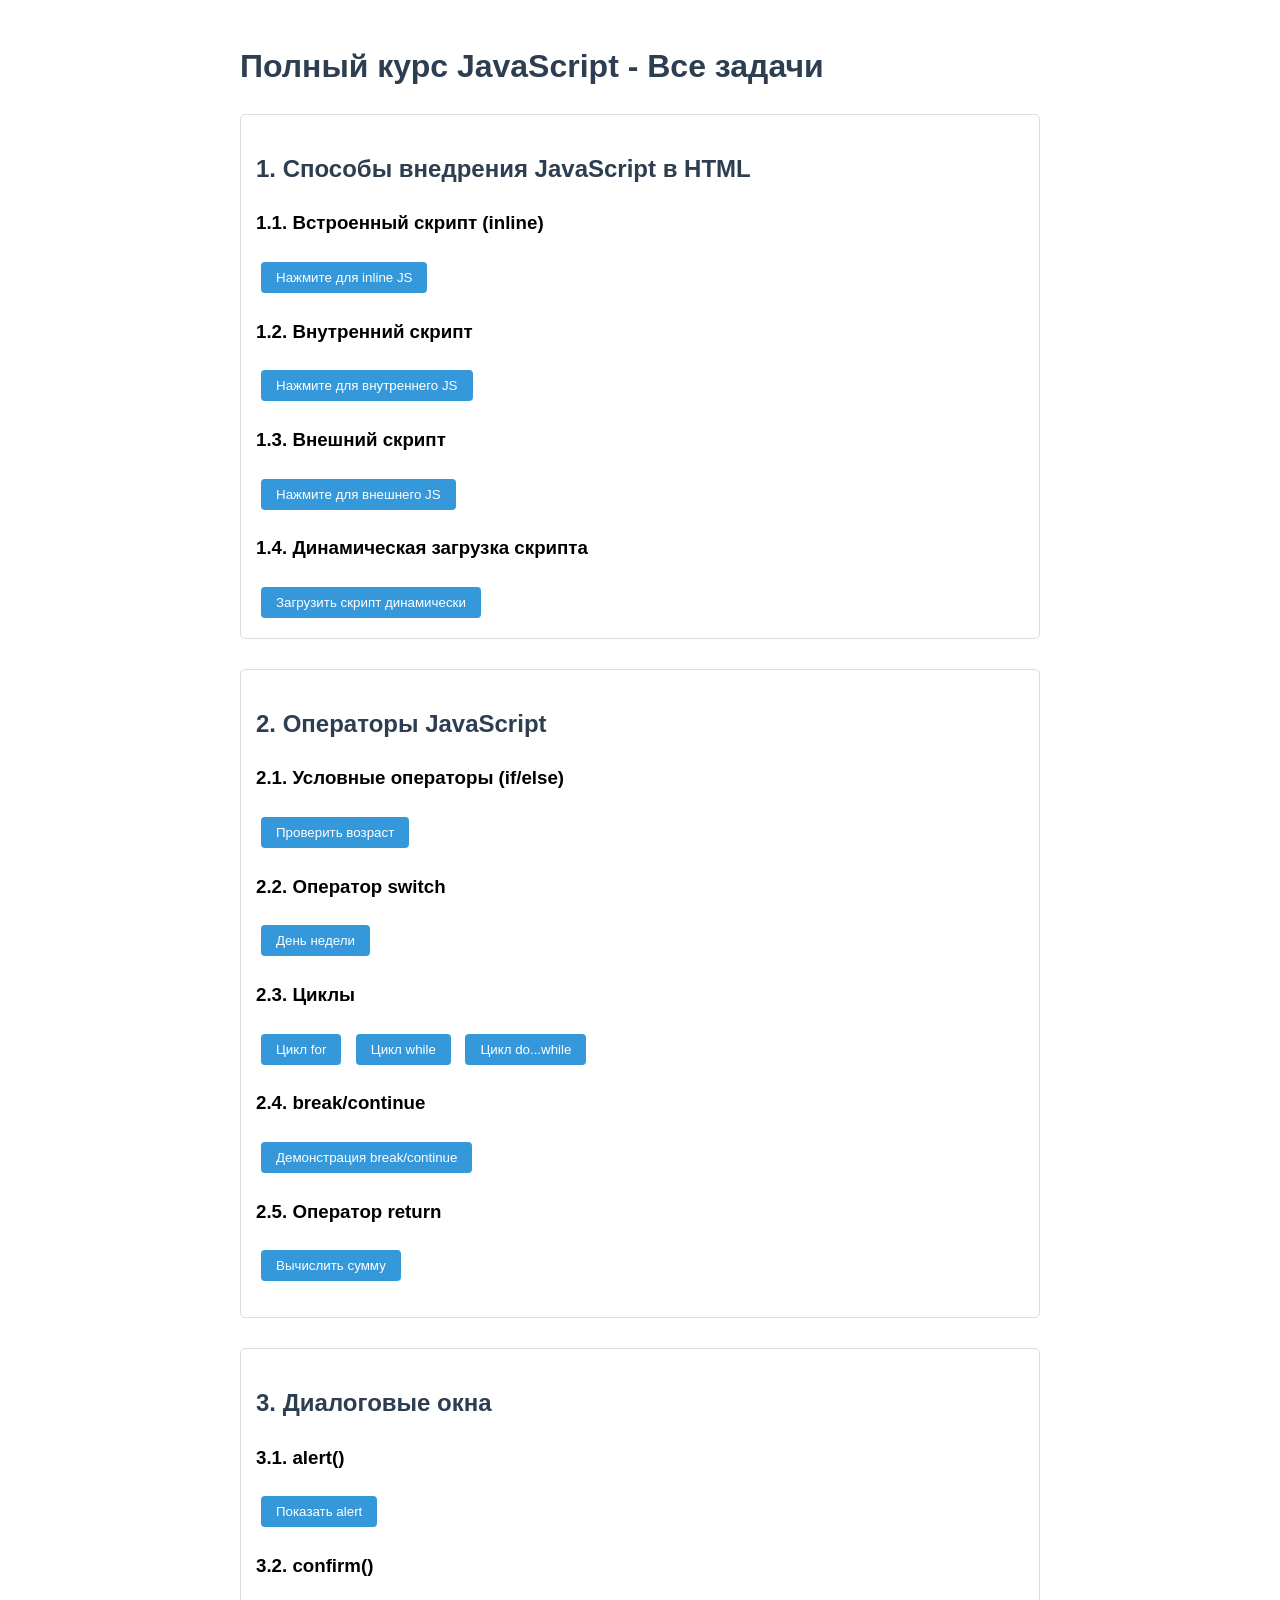
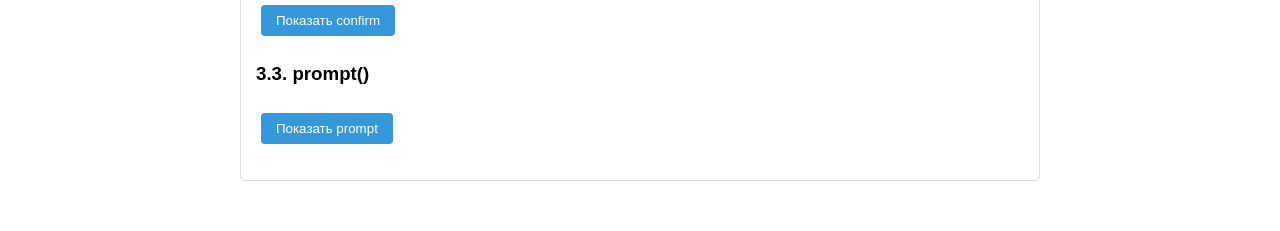
<file: 9/1.html>
<!DOCTYPE html>
<html lang="ru">
<head>
    <meta charset="UTF-8">
    <meta name="viewport" content="width=device-width, initial-scale=1.0">
    <title>Полный курс JavaScript - Все задачи</title>
    <style>
        body {
            font-family: Arial, sans-serif;
            max-width: 800px;
            margin: 0 auto;
            padding: 20px;
            line-height: 1.6;
        }
        section {
            margin-bottom: 30px;
            padding: 15px;
            border: 1px solid #ddd;
            border-radius: 5px;
        }
        h1, h2 {
            color: #2c3e50;
        }
        button {
            background-color: #3498db;
            color: white;
            border: none;
            padding: 8px 15px;
            margin: 5px;
            border-radius: 4px;
            cursor: pointer;
        }
        button:hover {
            background-color: #2980b9;
        }
        pre {
            background-color: #f8f9fa;
            padding: 10px;
            border-radius: 4px;
            overflow-x: auto;
        }
    </style>
</head>
<body>
    <h1>Полный курс JavaScript - Все задачи</h1>

    <!-- Раздел 1: Способы внедрения JS -->
    <section id="section1">
        <h2>1. Способы внедрения JavaScript в HTML</h2>
        
        <h3>1.1. Встроенный скрипт (inline)</h3>
        <button onclick="alert('Это встроенный JavaScript!')">Нажмите для inline JS</button>
        
        <h3>1.2. Внутренний скрипт</h3>
        <button id="internalScriptBtn">Нажмите для внутреннего JS</button>
        
        <h3>1.3. Внешний скрипт</h3>
        <button id="externalScriptBtn">Нажмите для внешнего JS</button>
        
        <h3>1.4. Динамическая загрузка скрипта</h3>
        <button id="dynamicLoadBtn">Загрузить скрипт динамически</button>
    </section>

    <!-- Раздел 2: Операторы JS -->
    <section id="section2">
        <h2>2. Операторы JavaScript</h2>
        
        <h3>2.1. Условные операторы (if/else)</h3>
        <button id="ifElseBtn">Проверить возраст</button>
        <p id="ifElseResult"></p>
        
        <h3>2.2. Оператор switch</h3>
        <button id="switchBtn">День недели</button>
        <p id="switchResult"></p>
        
        <h3>2.3. Циклы</h3>
        <div>
            <button id="forLoopBtn">Цикл for</button>
            <button id="whileLoopBtn">Цикл while</button>
            <button id="doWhileLoopBtn">Цикл do...while</button>
        </div>
        <p id="loopsResult"></p>
        
        <h3>2.4. break/continue</h3>
        <button id="breakContinueBtn">Демонстрация break/continue</button>
        <p id="breakContinueResult"></p>
        
        <h3>2.5. Оператор return</h3>
        <button id="returnBtn">Вычислить сумму</button>
        <p id="returnResult"></p>
    </section>

    <!-- Раздел 3: Диалоговые окна -->
    <section id="section3">
        <h2>3. Диалоговые окна</h2>
        
        <h3>3.1. alert()</h3>
        <button id="alertBtn">Показать alert</button>
        
        <h3>3.2. confirm()</h3>
        <button id="confirmBtn">Показать confirm</button>
        <p id="confirmResult"></p>
        
        <h3>3.3. prompt()</h3>
        <button id="promptBtn">Показать prompt</button>
        <p id="promptResult"></p>
    </section>

    <!-- Внутренний JavaScript -->
    <script>
        // 1.2. Внутренний скрипт
        document.getElementById('internalScriptBtn').addEventListener('click', function() {
            alert('Это внутренний JavaScript!');
        });

        // 2. Операторы JavaScript
        // 2.1. if/else
        document.getElementById('ifElseBtn').addEventListener('click', function() {
            const age = prompt('Введите ваш возраст:');
            let message;
            
            if (age < 13) {
                message = "Вы ребенок";
            } else if (age < 18) {
                message = "Вы подросток";
            } else {
                message = "Вы взрослый";
            }
            
            document.getElementById('ifElseResult').textContent = message;
        });

        // 2.2. switch
        document.getElementById('switchBtn').addEventListener('click', function() {
            const day = new Date().getDay();
            let dayName;
            
            switch(day) {
                case 0: dayName = "Воскресенье"; break;
                case 1: dayName = "Понедельник"; break;
                case 2: dayName = "Вторник"; break;
                case 3: dayName = "Среда"; break;
                case 4: dayName = "Четверг"; break;
                case 5: dayName = "Пятница"; break;
                case 6: dayName = "Суббота"; break;
                default: dayName = "Неизвестный день";
            }
            
            document.getElementById('switchResult').textContent = `Сегодня ${dayName}`;
        });

        // 2.3. Циклы
        document.getElementById('forLoopBtn').addEventListener('click', function() {
            let result = "Цикл for: ";
            for (let i = 0; i < 5; i++) {
                result += i + " ";
            }
            document.getElementById('loopsResult').textContent = result;
        });

        document.getElementById('whileLoopBtn').addEventListener('click', function() {
            let result = "Цикл while: ";
            let i = 0;
            while (i < 5) {
                result += i + " ";
                i++;
            }
            document.getElementById('loopsResult').textContent = result;
        });

        document.getElementById('doWhileLoopBtn').addEventListener('click', function() {
            let result = "Цикл do...while: ";
            let i = 0;
            do {
                result += i + " ";
                i++;
            } while (i < 5);
            document.getElementById('loopsResult').textContent = result;
        });

        // 2.4. break/continue
        document.getElementById('breakContinueBtn').addEventListener('click', function() {
            let result = "break/continue: ";
            for (let i = 0; i < 10; i++) {
                if (i === 3) continue;
                if (i === 7) break;
                result += i + " ";
            }
            document.getElementById('breakContinueResult').textContent = result;
        });

        // 2.5. return
        function sum(a, b) {
            return a + b;
        }
        document.getElementById('returnBtn').addEventListener('click', function() {
            const result = sum(5, 3);
            document.getElementById('returnResult').textContent = `Сумма 5 + 3 = ${result}`;
        });

        // 3. Диалоговые окна
        // 3.1. alert
        document.getElementById('alertBtn').addEventListener('click', function() {
            alert('Это сообщение от alert()');
        });

        // 3.2. confirm
        document.getElementById('confirmBtn').addEventListener('click', function() {
            const isConfirmed = confirm('Вы уверены?');
            document.getElementById('confirmResult').textContent = 
                `Вы выбрали: ${isConfirmed ? 'Да' : 'Нет'}`;
        });

        // 3.3. prompt
        document.getElementById('promptBtn').addEventListener('click', function() {
            const name = prompt('Введите ваше имя:', 'Гость');
            document.getElementById('promptResult').textContent = 
                `Привет, ${name || 'Гость'}!`;
        });

        // 1.4. Динамическая загрузка скрипта
        document.getElementById('dynamicLoadBtn').addEventListener('click', function() {
            const script = document.createElement('script');
            script.src = 'https://cdn.jsdelivr.net/gh/dummy-external-script.js';
            script.onload = function() {
                alert('Внешний скрипт загружен!');
            };
            document.body.appendChild(script);
        });
    </script>

    <!-- Внешний JavaScript (1.3) -->
    <script src="external.js"></script>
</body>
</html>
</file>
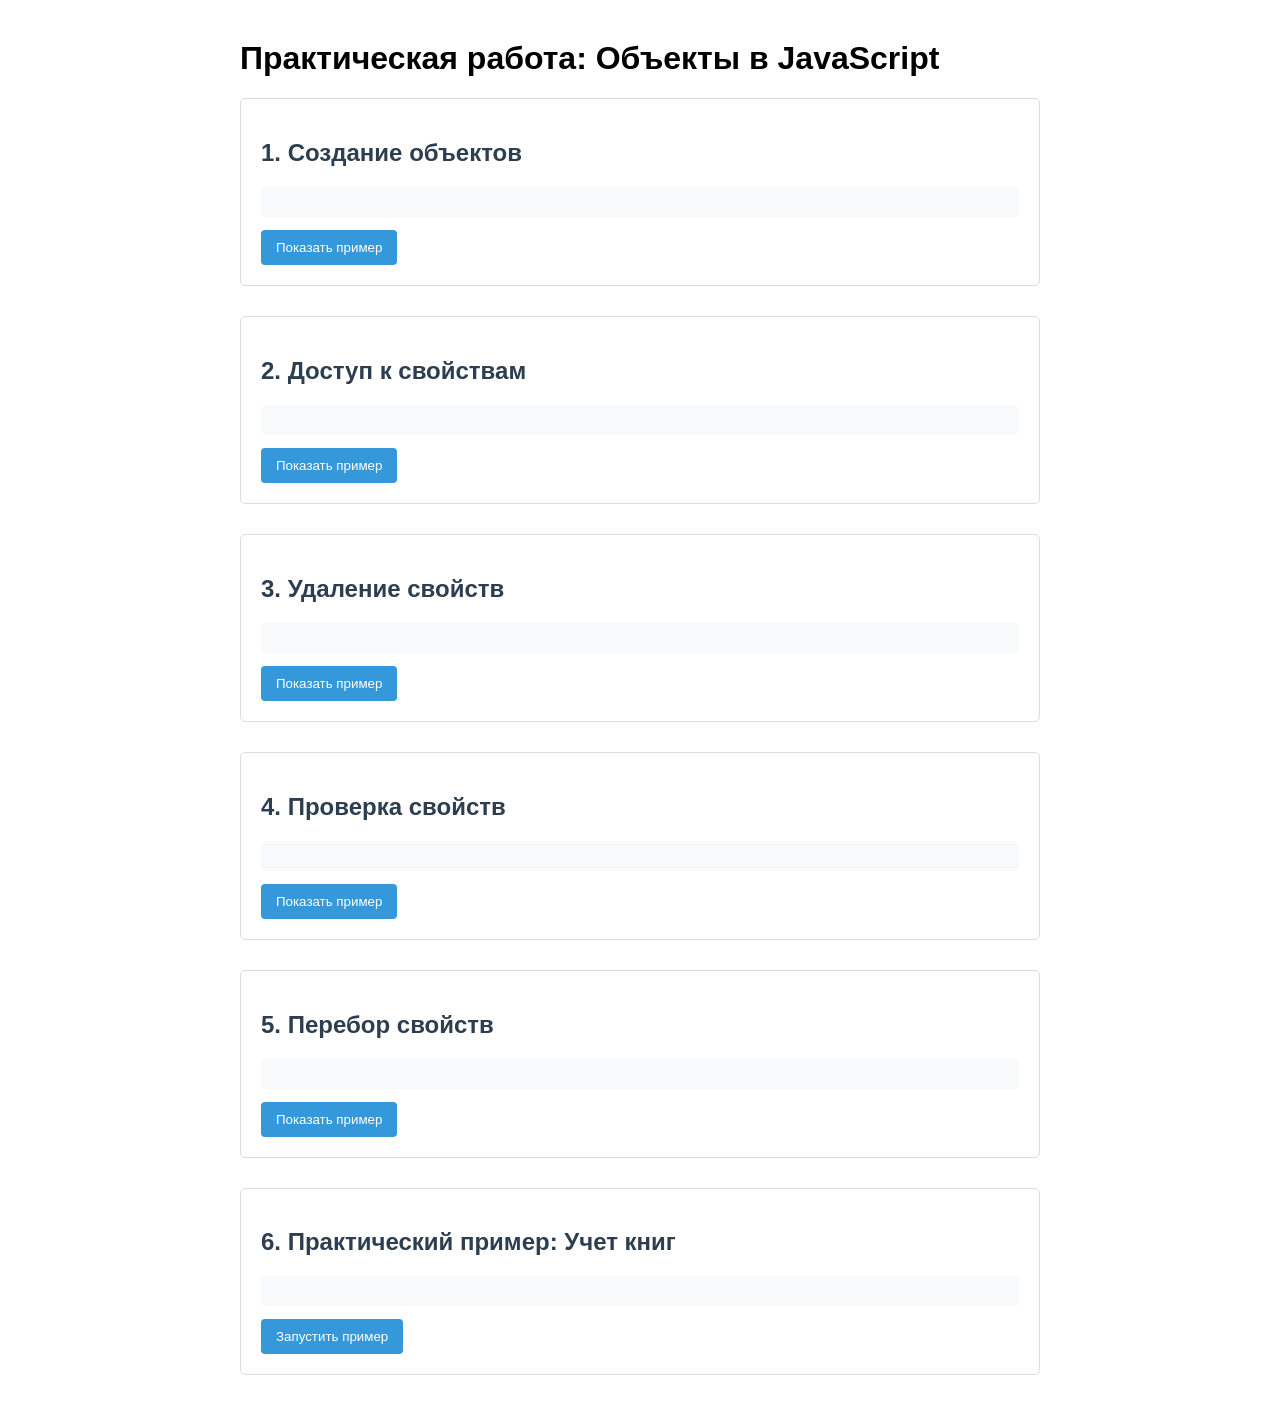
<file: ЛР 15/1.html>
<!DOCTYPE html>
<html lang="ru">
<head>
    <meta charset="UTF-8">
    <meta name="viewport" content="width=device-width, initial-scale=1.0">
    <title>Объекты в JavaScript - Практика</title>
    <style>
        body { font-family: Arial, sans-serif; margin: 40px; }
        .container { max-width: 800px; margin: 0 auto; }
        .section { margin-bottom: 30px; padding: 20px; border: 1px solid #ddd; border-radius: 5px; }
        h2 { color: #2c3e50; }
        pre { background: #f8f9fa; padding: 15px; border-radius: 5px; overflow-x: auto; }
        button { background: #3498db; color: white; border: none; padding: 10px 15px; border-radius: 4px; cursor: pointer; }
        button:hover { background: #2980b9; }
    </style>
</head>
<body>
    <div class="container">
        <h1>Практическая работа: Объекты в JavaScript</h1>
        
        <div class="section">
            <h2>1. Создание объектов</h2>
            <pre id="output1"></pre>
            <button onclick="demoObjectCreation()">Показать пример</button>
        </div>

        <div class="section">
            <h2>2. Доступ к свойствам</h2>
            <pre id="output2"></pre>
            <button onclick="demoPropertyAccess()">Показать пример</button>
        </div>

        <div class="section">
            <h2>3. Удаление свойств</h2>
            <pre id="output3"></pre>
            <button onclick="demoPropertyDeletion()">Показать пример</button>
        </div>

        <div class="section">
            <h2>4. Проверка свойств</h2>
            <pre id="output4"></pre>
            <button onclick="demoPropertyCheck()">Показать пример</button>
        </div>

        <div class="section">
            <h2>5. Перебор свойств</h2>
            <pre id="output5"></pre>
            <button onclick="demoPropertyIteration()">Показать пример</button>
        </div>

        <div class="section">
            <h2>6. Практический пример: Учет книг</h2>
            <pre id="output6"></pre>
            <button onclick="demoLibrary()">Запустить пример</button>
        </div>
    </div>

    <script>
        // 1. Демонстрация создания объектов
        function demoObjectCreation() {
            const output = document.getElementById('output1');
            let book = {
                title: "JavaScript: The Good Parts",
                author: "Douglas Crockford",
                year: 2008,
                pages: 176,
                getInfo: function() {
                    return `"${this.title}" by ${this.author}, ${this.year} (${this.pages} pages)`;
                }
            };
            
            output.textContent = `Создан объект книги:\n${JSON.stringify(book, null, 2)}\n\n`;
            output.textContent += `Вызов метода getInfo(): ${book.getInfo()}`;
        }

        // 2. Демонстрация доступа к свойствам
        function demoPropertyAccess() {
            const output = document.getElementById('output2');
            let user = {
                "first name": "Мария",
                "last name": "Сидорова",
                age: 28,
                contacts: {
                    email: "maria@example.com",
                    phone: "+7 (999) 123-45-67"
                }
            };
            
            let result = "Доступ к свойствам:\n";
            result += `user.age: ${user.age}\n`;
            result += `user['first name']: ${user['first name']}\n`;
            result += `user.contacts.email: ${user.contacts.email}\n`;
            
            // Динамический доступ
            let prop = "last name";
            result += `Динамический доступ user['${prop}']: ${user[prop]}`;
            
            output.textContent = result;
        }

        // 3. Демонстрация удаления свойств
        function demoPropertyDeletion() {
            const output = document.getElementById('output3');
            let product = {
                id: 101,
                name: "Смартфон",
                price: 29999,
                category: "Электроника",
                inStock: true,
                features: ["5G", "128GB", "AMOLED"]
            };
            
            let result = "До удаления:\n";
            result += JSON.stringify(product, null, 2) + "\n\n";
            
            // Удаляем свойство
            delete product.inStock;
            delete product.features;
            
            result += "После удаления inStock и features:\n";
            result += JSON.stringify(product, null, 2);
            
            output.textContent = result;
        }

        // 4. Демонстрация проверки свойств
        function demoPropertyCheck() {
            const output = document.getElementById('output4');
            let car = {
                brand: "BMW",
                model: "X5",
                year: 2021
            };
            
            let result = "Проверка свойств объекта car:\n";
            result += `'brand' in car: ${'brand' in car}\n`;
            result += `'color' in car: ${'color' in car}\n`;
            result += `car.hasOwnProperty('model'): ${car.hasOwnProperty('model')}\n`;
            result += `car.hasOwnProperty('toString'): ${car.hasOwnProperty('toString')}\n`;
            result += `car.year !== undefined: ${car.year !== undefined}\n`;
            result += `car.price !== undefined: ${car.price !== undefined}`;
            
            output.textContent = result;
        }

        // 5. Демонстрация перебора свойств
        function demoPropertyIteration() {
            const output = document.getElementById('output5');
            let employee = {
                name: "Алексей Козлов",
                position: "Project Manager",
                department: "Marketing",
                salary: 95000,
                skills: ["Leadership", "Planning", "Communication"],
                isRemote: false
            };
            
            let result = "Перебор свойств разными способами:\n\n";
            
            result += "1. for...in loop:\n";
            for (let key in employee) {
                if (employee.hasOwnProperty(key)) {
                    result += `  ${key}: ${employee[key]}\n`;
                }
            }
            
            result += "\n2. Object.keys():\n";
            Object.keys(employee).forEach(key => {
                result += `  ${key}: ${employee[key]}\n`;
            });
            
            result += "\n3. Object.entries():\n";
            Object.entries(employee).forEach(([key, value]) => {
                result += `  ${key}: ${value}\n`;
            });
            
            output.textContent = result;
        }

        // 6. Практический пример: система учета книг
        function demoLibrary() {
            const output = document.getElementById('output6');
            
            // Конструктор объекта Книга
            function Book(title, author, year, genre) {
                this.title = title;
                this.author = author;
                this.year = year;
                this.genre = genre;
                this.isAvailable = true;
                
                this.getInfo = function() {
                    return `"${this.title}" - ${this.author} (${this.year}), ${this.genre}`;
                };
                
                this.borrow = function() {
                    if (this.isAvailable) {
                        this.isAvailable = false;
                        return "Книга выдана";
                    } else {
                        return "Книга уже выдана";
                    }
                };
                
                this.return = function() {
                    this.isAvailable = true;
                    return "Книга возвращена";
                };
            }
            
            // Создаем несколько книг
            let library = [
                new Book("1984", "Джордж Оруэлл", 1949, "Антиутопия"),
                new Book("Мастер и Маргарита", "Михаил Булгаков", 1967, "Роман"),
                new Book("Преступление и наказание", "Федор Достоевский", 1866, "Роман")
            ];
            
            let result = "Библиотека книг:\n\n";
            
            // Выводим информацию о книгах
            library.forEach((book, index) => {
                result += `${index + 1}. ${book.getInfo()} - ${book.isAvailable ? "Доступна" : "Выдана"}\n`;
            });
            
            // Демонстрация работы методов
            result += "\nДемонстрация работы:\n";
            result += `Пытаемся взять книгу "${library[0].title}": ${library[0].borrow()}\n`;
            result += `Пытаемся взять книгу "${library[0].title}" еще раз: ${library[0].borrow()}\n`;
            result += `Возвращаем книгу "${library[0].title}": ${library[0].return()}\n`;
            result += `Пытаемся взять книгу "${library[0].title}": ${library[0].borrow()}`;
            
            output.textContent = result;
        }
    </script>
</body>
</html>
</file>
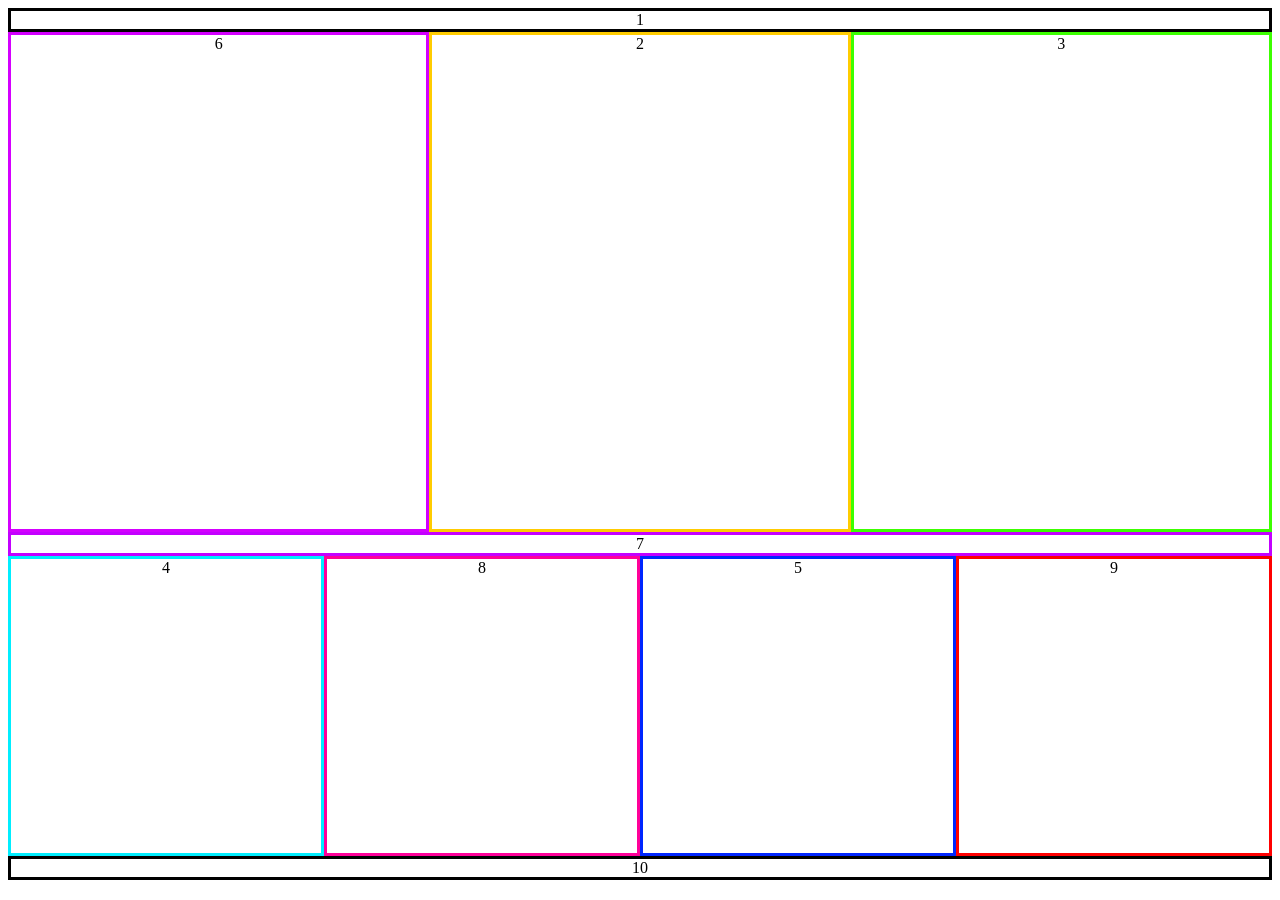
<file: ЛР 5/LR5.html>
<!DOCTYPE html>
<html lang="ru">
<head>
    <meta charset="UTF-8">
    <meta name="viewport" content="width=device-width, initial-scale=1.0">
    <title>Flex Layout</title>
    <link rel="stylesheet" href="style.css">
</head>
<body>
    <div class="container">
        <div class="item item1">1</div>
        <div class="flex-row">
            <div class="item item6">6</div>
            <div class="item item2">2</div>
            <div class="item item3">3</div>
        </div>
        <div class="item item7">7</div>
        <div class="flex-row">
           
            <div class="item item4">4</div>
            <div class="item item8">8</div>
            <div class="item item5">5</div>
             <div class="item item9">9</div>
        </div>
        <div class="item item10">10</div>
    </div>
</body>
</html>
</file>
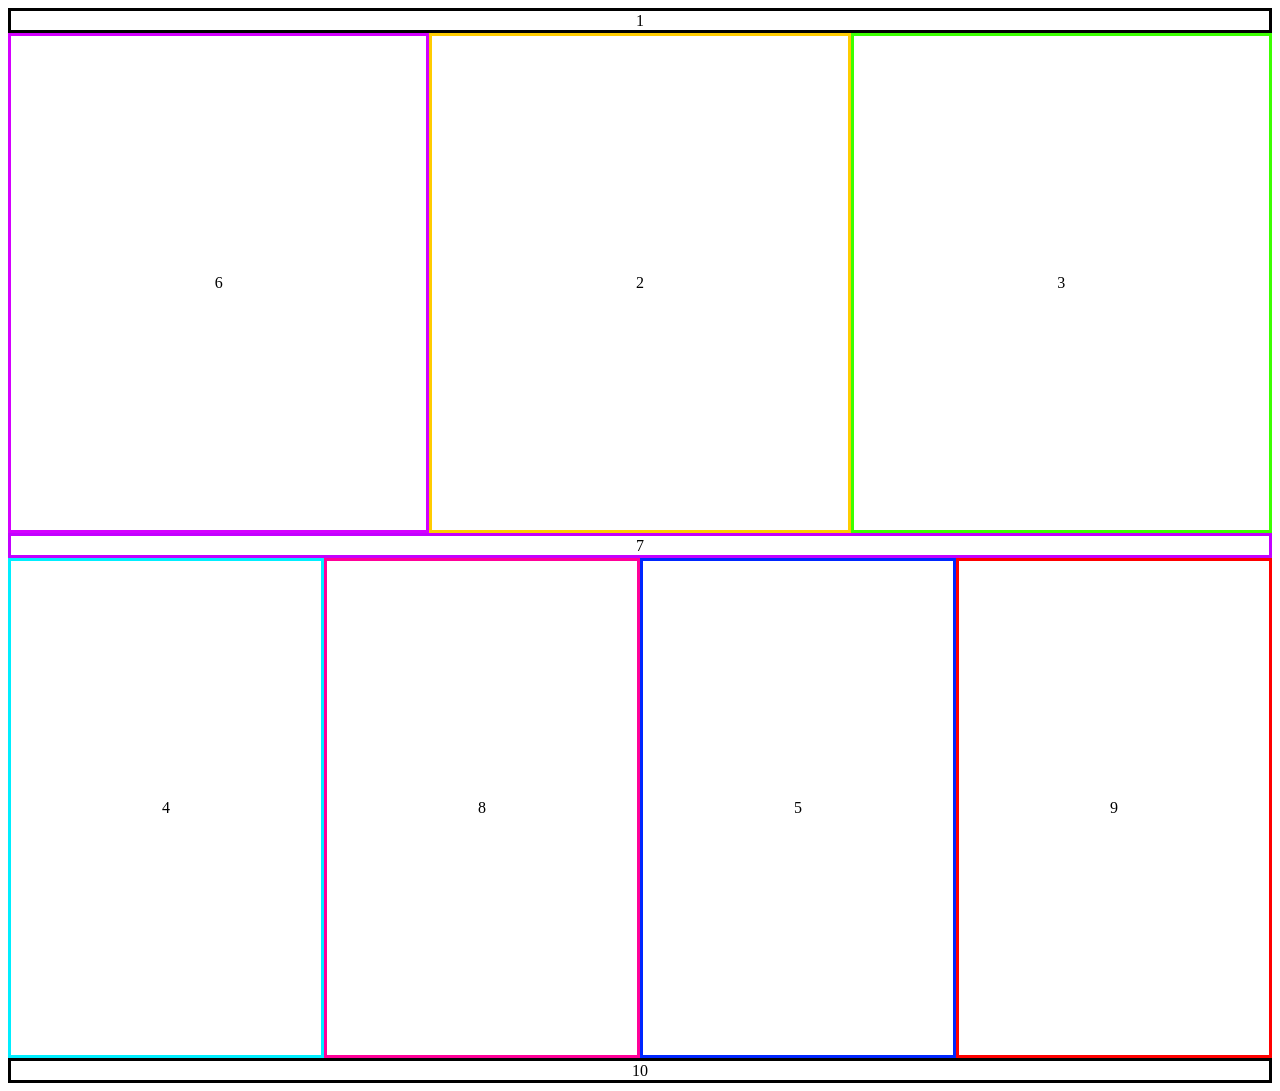
<file: ЛР 6/лр5.html>
<!DOCTYPE html>
<html lang="ru">
<head>
    <meta charset="UTF-8">
    <meta name="viewport" content="width=device-width, initial-scale=1.0">
    <title>Grid Layout</title>
    <link rel="stylesheet" href="style.css">
</head>
<body>
    <div class="container">
        <div class="item item1">1</div>
        <div class="item item6">6</div>
        <div class="item item2">2</div>
        <div class="item item3">3</div>
        <div class="item item7">7</div>
        <div class="item item4">4</div>
        <div class="item item8">8</div>
        <div class="item item5">5</div>
        <div class="item item9">9</div>
        <div class="item item10">10</div>
    </div>
</body>
</html>
</file>
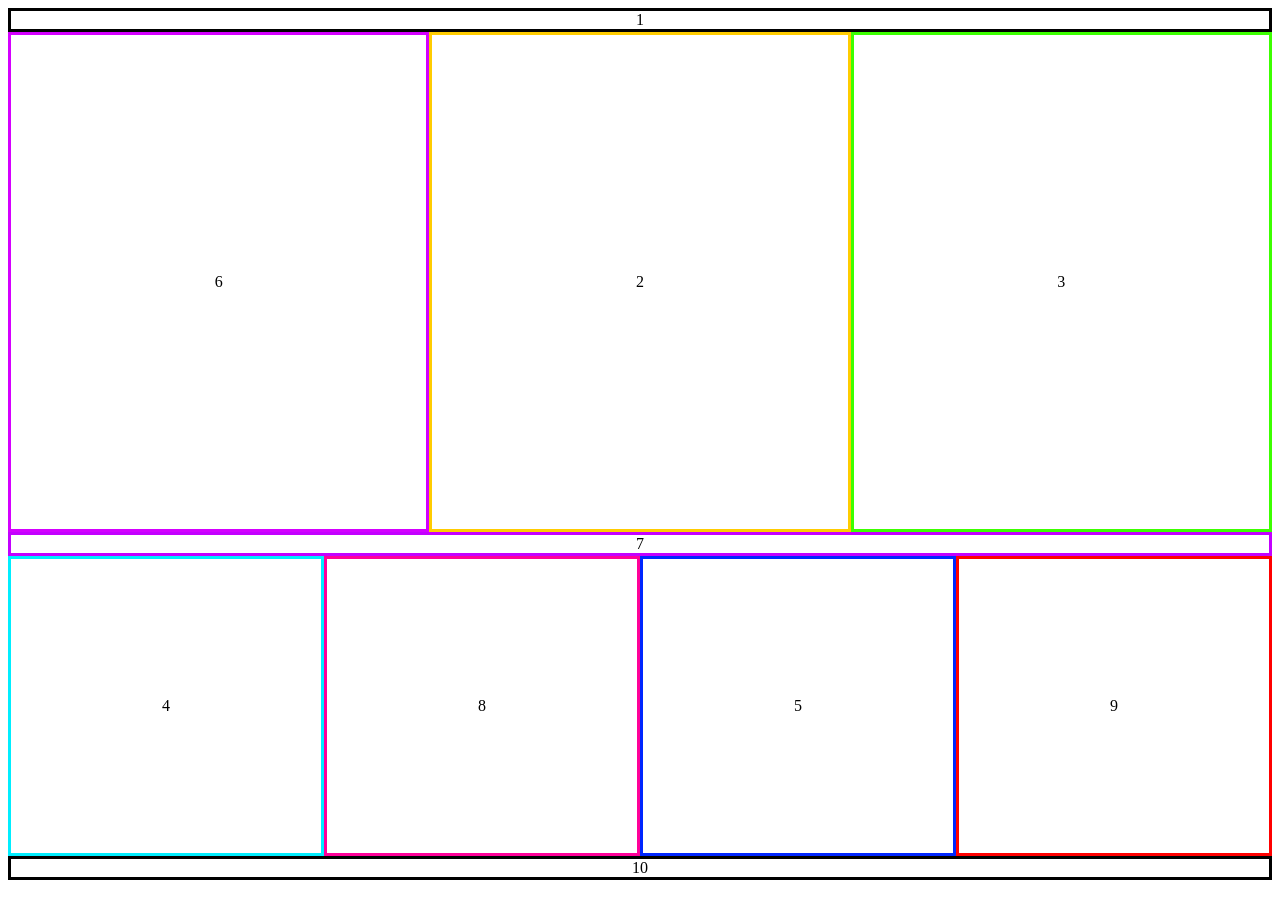
<file: ЛР 7/лр65.html>
<!DOCTYPE html>
<html lang="ru">
<head>
    <meta charset="UTF-8">
    <meta name="viewport" content="width=device-width, initial-scale=1.0">
    <title>Адаптивный Layout</title>
    <link rel="stylesheet" href="style.css">
</head>
<body>
    <div class="container">
        <div class="item item1">1</div>
        <div class="flex-row row1">
            <div class="item item6">6</div>
            <div class="item item2">2</div>
            <div class="item item3">3</div>
        </div>
        <div class="item item7">7</div>
        <div class="flex-row row2">
            <div class="item item4">4</div>
            <div class="item item8">8</div>
            <div class="item item5">5</div>
            <div class="item item9">9</div>
        </div>
        <div class="item item10">10</div>
    </div>
</body>
</html>
</file>
<file: ЛР 5/style.css>
.container {
    display: flex;
    flex-direction: column;
    flex-wrap: wrap;
    justify-content: center;
    gap: 0px;
    width: 100%;
    max-width: 1530px;
    margin: auto;
}

.item {
    text-align: center;
    border: 3px solid;
    box-sizing: border-box;
}

.flex-row {
    display: flex;
    width: 100%;
}

/* Блоки с уникальными цветами фона и размерами */
.item1 { 
    flex: 1 1 100%; 
    height: 300px; 
    border-color: rgb(0, 0, 0); 
    background-color: #ffffff; 
}
.item2 { 
    flex: 1 1 33%; 
    height: 500px; 
    border-color: rgb(255, 204, 0); 
    background-color: #ffffff; 
}
.item3 { 
    flex: 1 1 33%; 
    height: 500px; 
    border-color: rgb(60, 255, 0); 
    background-color: #ffffff; 
}
.item4 { 
    flex: 1 1 25%; 
    height: 300px; 
    border-color: rgb(0, 238, 255); 
    background-color: #ffffff; 
}
.item5 { 
    flex: 1 1 25%; 
    height:  300px; 
    border-color: rgb(0, 38, 255); 
    background-color: #ffffff; 
}
.item6 { 
    flex: 1 1 33%; 
    height: 500px; 
    border-color: rgb(212, 0, 255); 
    background-color: #ffffff; 
}
.item7 { 
    flex: 1 1 25%; 
    height: 500px; 
    border-color: rgb(195, 0, 255); 
    background-color: #ffffff; 
}
.item8 { 
    flex: 1 1 25%; 
    height: 300px; 
    border-color: rgb(255, 0, 153); 
    background-color: #ffffff; 
}
.item9 { 
    flex: 1 1 25%; 
    height: 300px; 
    border-color: rgb(255, 0, 0); 
    background-color: #ffffff; 
}
.item10 { 
    flex: 1 1 100%; 
    height: 300px; 
    border-color: rgb(0, 0, 0); 
    background-color: #ffffff; 
}
</file>
<file: ЛР 6/style.css>
.container {
    display: grid;
    grid-template-columns: repeat(12, 1fr);
    grid-auto-rows: minmax(auto, auto);
    gap: 0;
    width: 100%;
    max-width: 1530px;
    margin: auto;
}

.item {
    text-align: center;
    border: 3px solid;
    box-sizing: border-box;
    display: flex;
    align-items: center;
    justify-content: center;
}

/* Расположение блоков */
.item1 {
    grid-column: 1 / -1;
    grid-row: 1;
    height: 25px;
    border-color: rgb(0, 0, 0);
    background-color: #ffffff;
}
.item6 {
    grid-column: 1 / 5;
    grid-row: 2;
    height: 500px;
    border-color: rgb(212, 0, 255);
    background-color: #ffffff;
}
.item2 {
    grid-column: 5 / 9;
    grid-row: 2;
    height: 500px;
    border-color: rgb(255, 204, 0);
    background-color: #ffffff;
}
.item3 {
    grid-column: 9 / 13;
    grid-row: 2;
    height: 500px;
    border-color: rgb(60, 255, 0);
    background-color: #ffffff;
}
.item7 {
    grid-column: 1 / -1;
    grid-row: 3;
    height: 25px;
    border-color: rgb(195, 0, 255);
    background-color: #ffffff;
}
.item4 {
    grid-column: 1 / 4;
    grid-row: 4;
    height: 500px;
    border-color: rgb(0, 238, 255);
    background-color: #ffffff;
}
.item8 {
    grid-column: 4 / 7;
    grid-row: 4;
    height: 500px;
    border-color: rgb(255, 0, 153);
    background-color: #ffffff;
}
.item5 {
    grid-column: 7 / 10;
    grid-row: 4;
    height: 500px;
    border-color: rgb(0, 38, 255);
    background-color: #ffffff;
}
.item9 {
    grid-column: 10 / 13;
    grid-row: 4;
    height: 500px;
    border-color: rgb(255, 0, 0);
    background-color: #ffffff;
}
.item10 {
    grid-column: 1 / -1;
    grid-row: 6;
    height: 25px;
    border-color: rgb(0, 0, 0);
    background-color: #ffffff;
}
</file>
<file: ЛР 7/style.css>
.container {
    display: flex;
    flex-direction: column;
    gap: 0;
    width: 100%;
    max-width: 1530px;
    margin: auto;
}

.item {
    text-align: center;
    border: 3px solid;
    box-sizing: border-box;
    display: flex;
    align-items: center;
    justify-content: center;
}

.flex-row {
    display: flex;
    width: 100%;
    flex-wrap: wrap;
}

/* Базовые стили для всех блоков */
.item1 { 
    height: 300px; 
    border-color: rgb(0, 0, 0); 
    background-color: #ffffff; 
}
.item2, .item3, .item6 { 
    height: 500px; 
}
.item4, .item5, .item8, .item9 { 
    height: 300px; 
}
.item7 { 
    height: 500px; 
}
.item10 { 
    height: 300px; 
    border-color: rgb(0, 0, 0); 
    background-color: #ffffff; 
}

/* Цвета границ */
.item2 { border-color: rgb(255, 204, 0); }
.item3 { border-color: rgb(60, 255, 0); }
.item4 { border-color: rgb(0, 238, 255); }
.item5 { border-color: rgb(0, 38, 255); }
.item6 { border-color: rgb(212, 0, 255); }
.item7 { border-color: rgb(195, 0, 255); }
.item8 { border-color: rgb(255, 0, 153); }
.item9 { border-color: rgb(255, 0, 0); }

/* Мобильная версия (до 768px) */
@media (max-width: 768px) {
    .item1, .item10 {
        height: 50px;
    }
    .item2, .item3, .item6, .item7 {
        height: 250px;
    }
    .item4, .item5, .item8, .item9 {
        height: 150px;
    }
    
    .flex-row {
        flex-direction: column;
    }
    
    .item2, .item3, .item4, .item5, 
    .item6, .item7, .item8, .item9 {
        width: 100%;
    }
}

/* Планшетная версия (769px - 1024px) */
@media (min-width: 769px) and (max-width: 1024px) {
    .item1, .item10 {
        height: 50px;
    }
    
    .row1 {
        flex-wrap: wrap;
    }
    .row1 .item6, 
    .row1 .item2, 
    .row1 .item3 {
        width: 33.3%;
        height: 350px;
    }
    
    .item7 {
        height: 350px;
    }
    
    .row2 .item4, 
    .row2 .item8, 
    .row2 .item5, 
    .row2 .item9 {
        width: 50%;
        height: 200px;
    }
}

/* Десктопная версия (1025px и больше) */
@media (min-width: 1025px) {
    .item1, .item10 {
        flex: 1 1 100%;
    }
    
    .row1 .item6, 
    .row1 .item2, 
    .row1 .item3 {
        flex: 1 1 33%;
    }
    
    .item7 {
        flex: 1 1 25%;
    }
    
    .row2 .item4, 
    .row2 .item8, 
    .row2 .item5, 
    .row2 .item9 {
        flex: 1 1 25%;
    }
}
</file>
